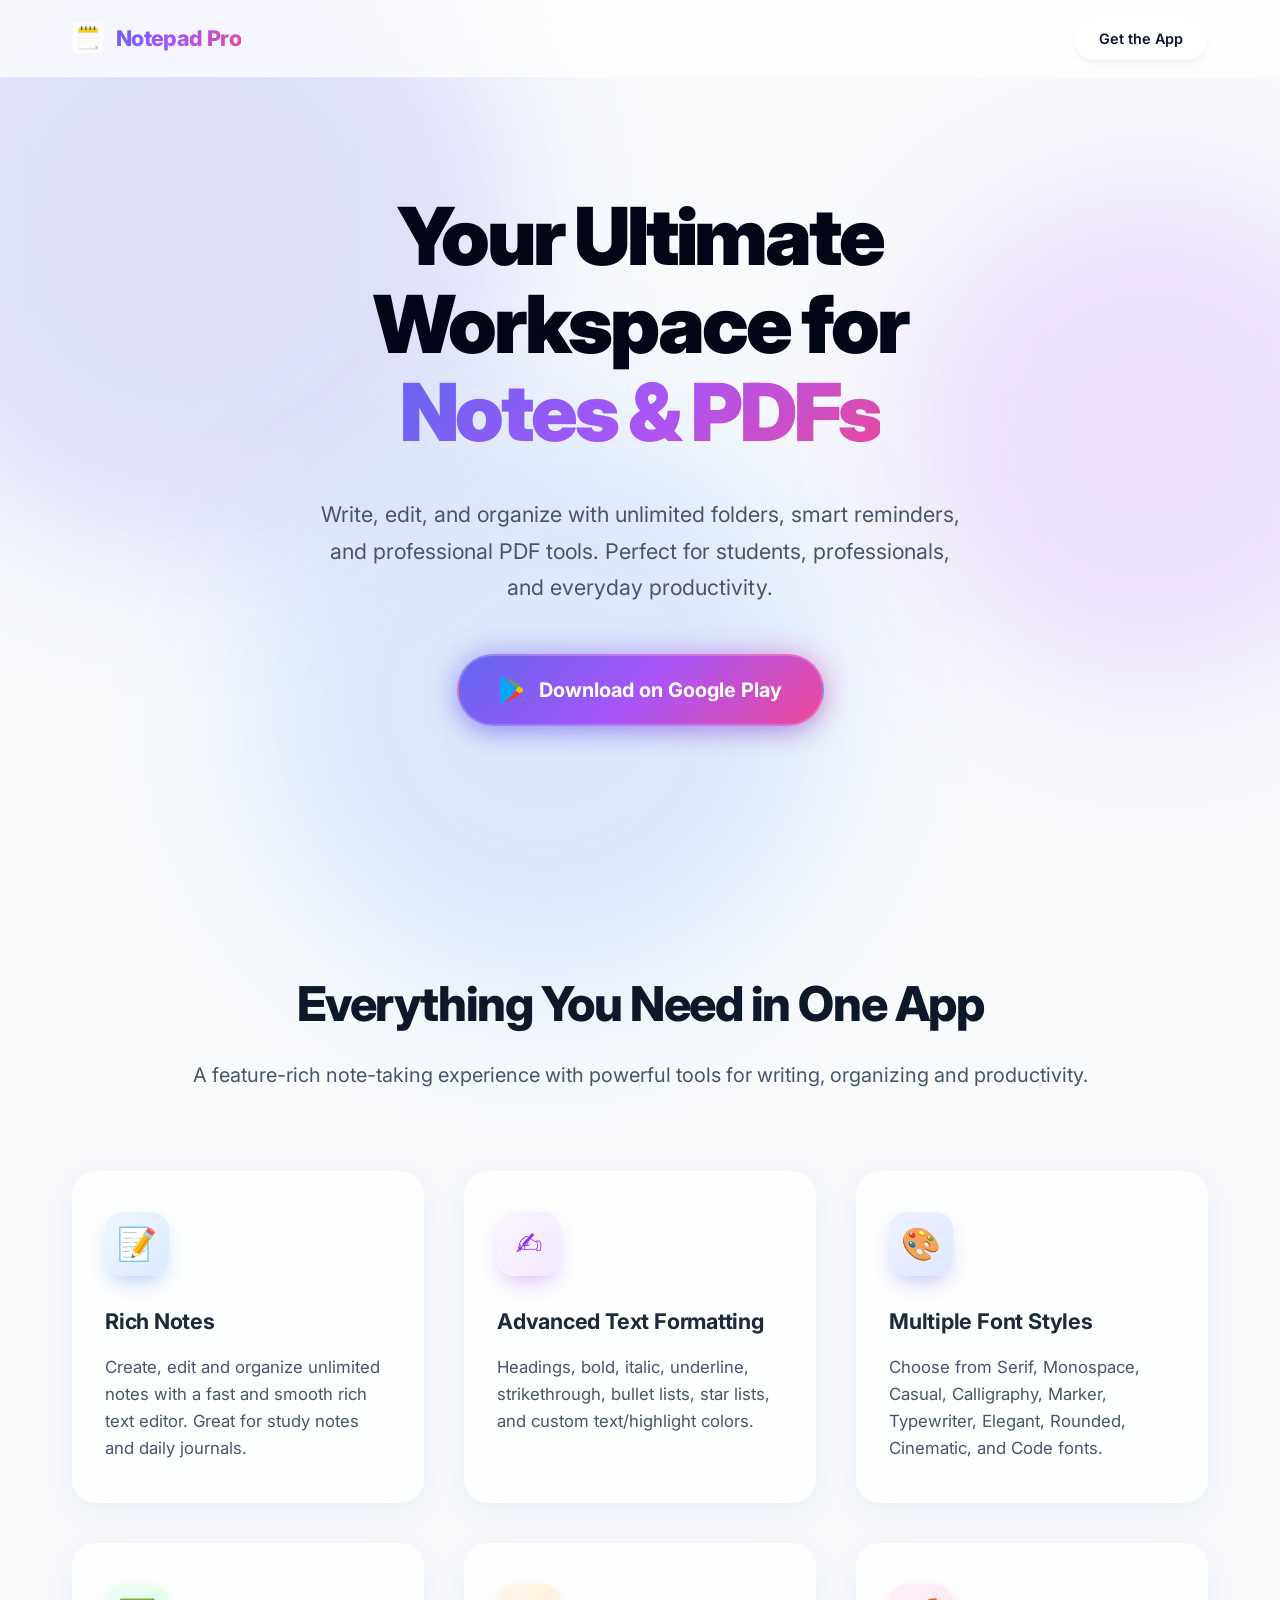
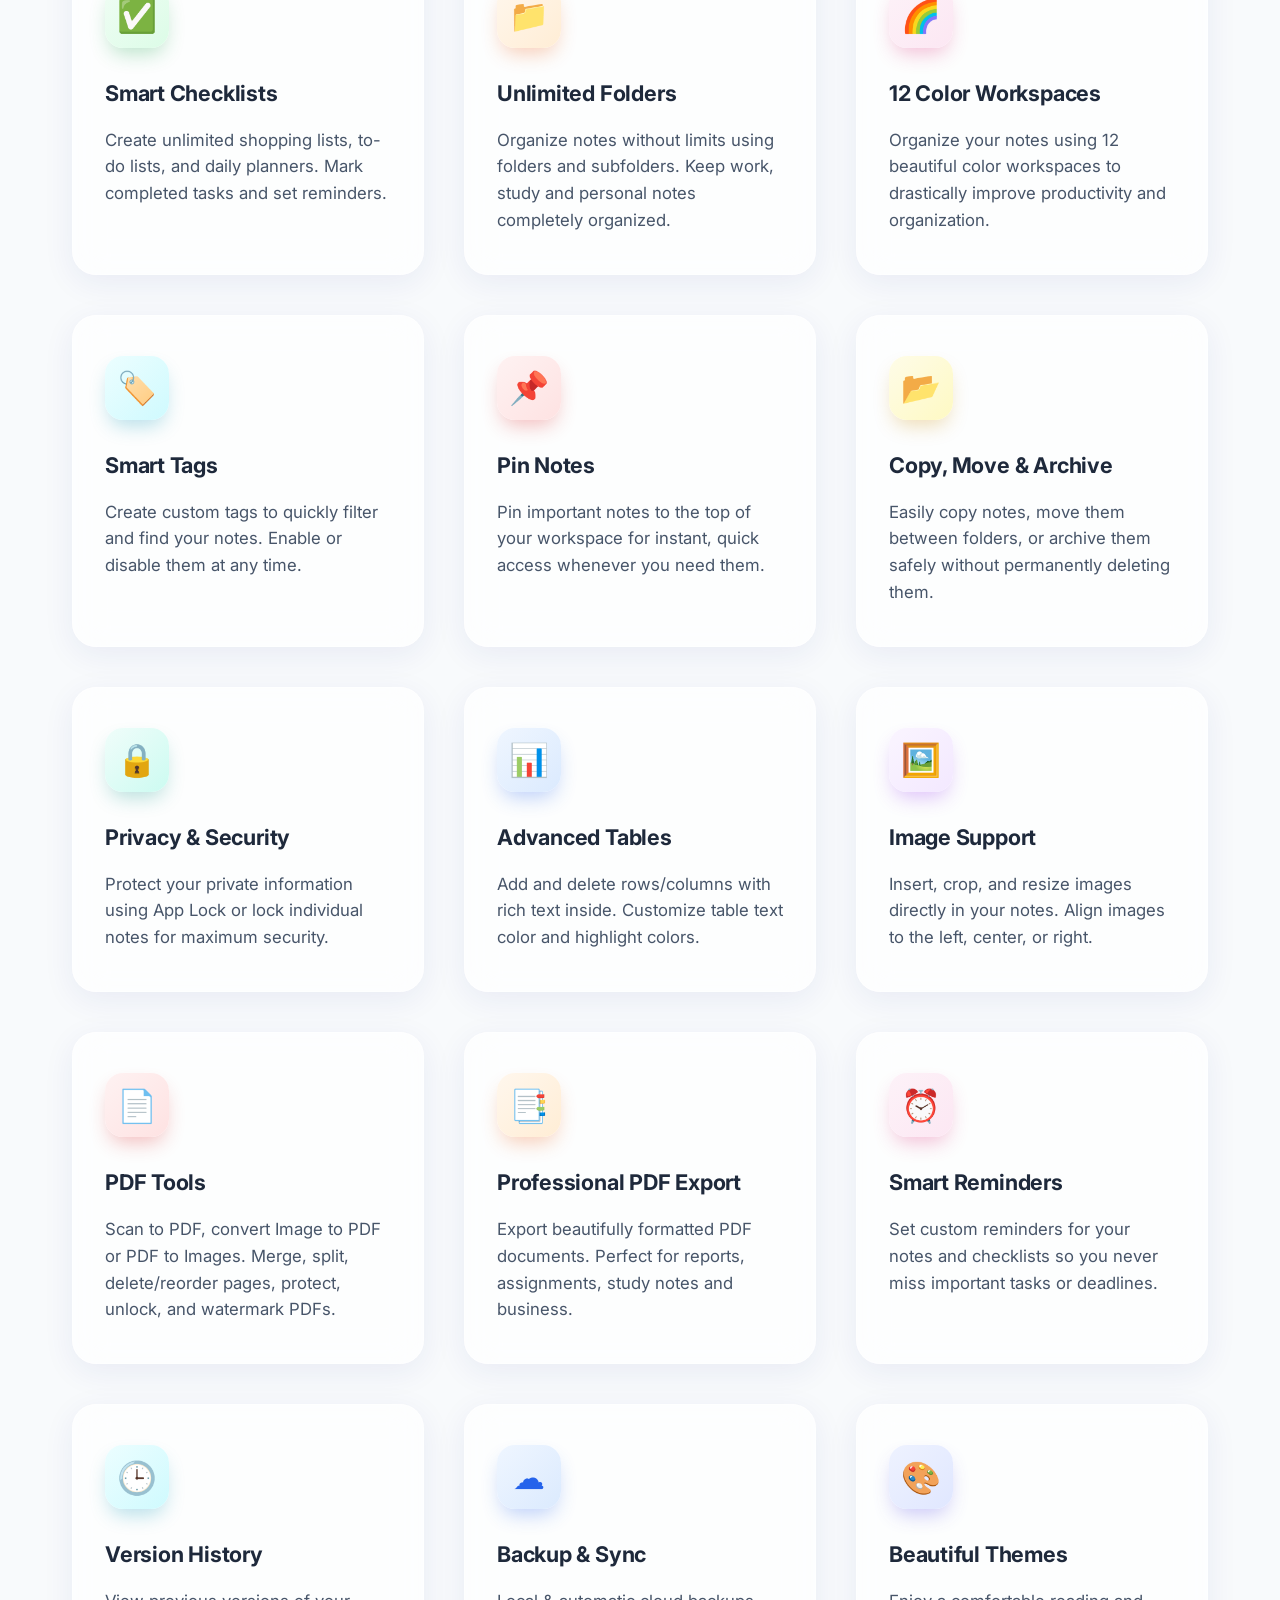
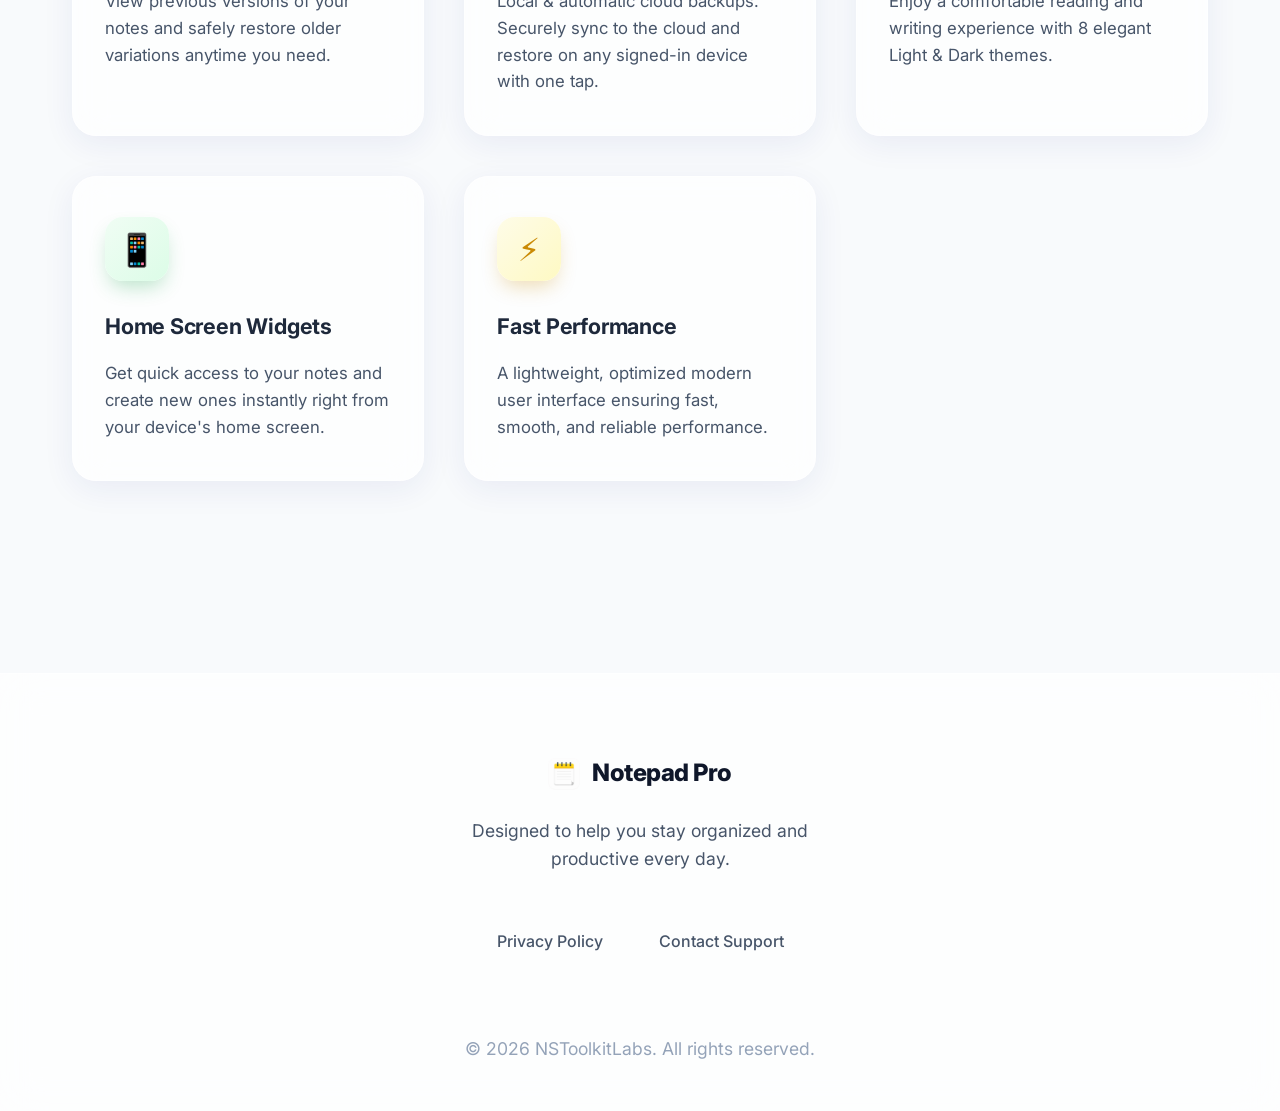
<file: index.html>
<!DOCTYPE html>
<html lang="en">

<head>
    <meta charset="UTF-8">
    <meta name="viewport" content="width=device-width, initial-scale=1.0">
    <title>Notepad Pro - Notes & PDF Tools</title>

    <!-- SEO Meta Tags -->
    <meta name="description"
        content="Notepad Pro is a powerful all-in-one notes app that helps you create notes, checklists, notebooks, documents and professional PDFs.">
    <meta name="keywords"
        content="Notepad Pro, notes app, PDF tools, checklist, planner, journaling, cloud backup, secure notes, productivity">
    <meta name="author" content="NSToolkitLabs">
    <meta name="robots" content="index, follow">

    <!-- Open Graph (for sharing) -->
    <meta property="og:title" content="Notepad Pro - The Ultimate Workspace for Notes & PDFs">
    <meta property="og:description"
        content="Organize your work with rich text editing, unlimited folders, reminders, and professional PDF tools. Download Notepad Pro today.">
    <meta property="og:type" content="website">

    <link href="https://fonts.googleapis.com/css2?family=Inter:wght@300;400;500;600;700&display=swap" rel="stylesheet">
    <link rel="icon" type="image/png" href="Icon.png">
    <link rel="stylesheet" href="styles.css">
</head>

<body>
    <!-- Animated Background -->
    <div class="bg-shape shape-1"></div>
    <div class="bg-shape shape-2"></div>
    <div class="bg-shape shape-3"></div>

    <!-- Navigation -->
    <nav class="navbar">
        <div class="nav-container">
            <div class="logo-container">
                <img src="Icon.png" alt="Notepad Pro Icon" class="nav-logo"
                    style="width: 32px; height: 32px; border-radius: 6px;">
                <span class="nav-title">Notepad Pro</span>
            </div>
            <a href="https://play.google.com/store/apps/details?id=com.nstoolkitlabs.notepadpro" target="_blank"
                class="btn-primary-outline">Get the App</a>
        </div>
    </nav>

    <!-- Hero Section -->
    <header class="hero">
        <div class="hero-content">
            <h1 class="hero-title">Your Ultimate Workspace for <span class="highlight">Notes & PDFs</span></h1>
            <p class="hero-subtitle">Write, edit, and organize with unlimited folders, smart reminders, and professional
                PDF tools. Perfect for students, professionals, and everyday productivity.</p>
            <div class="hero-cta">
                <a href="https://play.google.com/store/apps/details?id=com.nstoolkitlabs.notepadpro" target="_blank"
                    class="btn-primary">
                    <svg class="play-icon" viewBox="0 0 512 512" xmlns="http://www.w3.org/2000/svg">
                        <path fill="#4caf50" d="M325.3 234.3L104.6 13l280.8 161.2-60.1 60.1z" />
                        <path fill="#03a9f4"
                            d="M47 0C34 6.8 25.3 19.2 25.3 35.3v441.3c0 16.1 8.7 28.5 21.7 35.3l256.6-256L47 0z" />
                        <path fill="#ffc107"
                            d="M425.2 225.6l-58.9-34.1-65.7 64.5 65.7 64.5 60.1-34.1c18-14.3 18-46.5-1.2-60.8z" />
                        <path fill="#ff3d00" d="M104.6 499l280.8-161.2-60.1-60.1L104.6 499z" />
                    </svg>
                    Download on Google Play
                </a>
            </div>
        </div>

    </header>

    <!-- Features Grid Section -->
    <section class="features" id="features">
        <div class="section-header">
            <h2>Everything You Need in One App</h2>
            <p>A feature-rich note-taking experience with powerful tools for writing, organizing and productivity.</p>
        </div>
        <div class="features-grid">

            <div class="feature-card">
                <div class="icon-wrapper blue">📝</div>
                <h3>Rich Notes</h3>
                <p>Create, edit and organize unlimited notes with a fast and smooth rich text editor. Great for study
                    notes and daily journals.</p>
            </div>

            <div class="feature-card">
                <div class="icon-wrapper purple">✍️</div>
                <h3>Advanced Text Formatting</h3>
                <p>Headings, bold, italic, underline, strikethrough, bullet lists, star lists, and custom text/highlight
                    colors.</p>
            </div>

            <div class="feature-card">
                <div class="icon-wrapper indigo">🎨</div>
                <h3>Multiple Font Styles</h3>
                <p>Choose from Serif, Monospace, Casual, Calligraphy, Marker, Typewriter, Elegant, Rounded, Cinematic,
                    and Code fonts.</p>
            </div>

            <div class="feature-card">
                <div class="icon-wrapper green">✅</div>
                <h3>Smart Checklists</h3>
                <p>Create unlimited shopping lists, to-do lists, and daily planners. Mark completed tasks and set
                    reminders.</p>
            </div>

            <div class="feature-card">
                <div class="icon-wrapper orange">📁</div>
                <h3>Unlimited Folders</h3>
                <p>Organize notes without limits using folders and subfolders. Keep work, study and personal notes
                    completely organized.</p>
            </div>

            <div class="feature-card">
                <div class="icon-wrapper pink">🌈</div>
                <h3>12 Color Workspaces</h3>
                <p>Organize your notes using 12 beautiful color workspaces to drastically improve productivity and
                    organization.</p>
            </div>

            <div class="feature-card">
                <div class="icon-wrapper cyan">🏷️</div>
                <h3>Smart Tags</h3>
                <p>Create custom tags to quickly filter and find your notes. Enable or disable them at any time.</p>
            </div>

            <div class="feature-card">
                <div class="icon-wrapper red">📌</div>
                <h3>Pin Notes</h3>
                <p>Pin important notes to the top of your workspace for instant, quick access whenever you need them.
                </p>
            </div>

            <div class="feature-card">
                <div class="icon-wrapper yellow">📂</div>
                <h3>Copy, Move & Archive</h3>
                <p>Easily copy notes, move them between folders, or archive them safely without permanently deleting
                    them.</p>
            </div>

            <div class="feature-card">
                <div class="icon-wrapper teal">🔒</div>
                <h3>Privacy & Security</h3>
                <p>Protect your private information using App Lock or lock individual notes for maximum security.</p>
            </div>

            <div class="feature-card">
                <div class="icon-wrapper blue">📊</div>
                <h3>Advanced Tables</h3>
                <p>Add and delete rows/columns with rich text inside. Customize table text color and highlight colors.
                </p>
            </div>

            <div class="feature-card">
                <div class="icon-wrapper purple">🖼️</div>
                <h3>Image Support</h3>
                <p>Insert, crop, and resize images directly in your notes. Align images to the left, center, or right.
                </p>
            </div>

            <div class="feature-card">
                <div class="icon-wrapper red">📄</div>
                <h3>PDF Tools</h3>
                <p>Scan to PDF, convert Image to PDF or PDF to Images. Merge, split, delete/reorder pages, protect,
                    unlock, and watermark PDFs.</p>
            </div>

            <div class="feature-card">
                <div class="icon-wrapper orange">📑</div>
                <h3>Professional PDF Export</h3>
                <p>Export beautifully formatted PDF documents. Perfect for reports, assignments, study notes and
                    business.</p>
            </div>

            <div class="feature-card">
                <div class="icon-wrapper pink">⏰</div>
                <h3>Smart Reminders</h3>
                <p>Set custom reminders for your notes and checklists so you never miss important tasks or deadlines.
                </p>
            </div>

            <div class="feature-card">
                <div class="icon-wrapper cyan">🕒</div>
                <h3>Version History</h3>
                <p>View previous versions of your notes and safely restore older variations anytime you need.</p>
            </div>

            <div class="feature-card">
                <div class="icon-wrapper blue">☁️</div>
                <h3>Backup & Sync</h3>
                <p>Local & automatic cloud backups. Securely sync to the cloud and restore on any signed-in device with
                    one tap.</p>
            </div>

            <div class="feature-card">
                <div class="icon-wrapper indigo">🎨</div>
                <h3>Beautiful Themes</h3>
                <p>Enjoy a comfortable reading and writing experience with 8 elegant Light & Dark themes.</p>
            </div>

            <div class="feature-card">
                <div class="icon-wrapper green">📱</div>
                <h3>Home Screen Widgets</h3>
                <p>Get quick access to your notes and create new ones instantly right from your device's home screen.
                </p>
            </div>

            <div class="feature-card">
                <div class="icon-wrapper yellow">⚡</div>
                <h3>Fast Performance</h3>
                <p>A lightweight, optimized modern user interface ensuring fast, smooth, and reliable performance.</p>
            </div>

        </div>
    </section>

    <!-- Footer -->
    <footer>
        <div class="footer-content">
            <div class="footer-logo">
                <img src="Icon.png" alt="Notepad Pro Icon" class="footer-icon"
                    style="width: 32px; height: 32px; border-radius: 6px;">
                <span>Notepad Pro</span>
            </div>
            <p>Designed to help you stay organized and productive every day.</p>
            <div class="footer-links">
                <a href="https://sites.google.com/view/notepad-pro-privacy-policy/home" target="_blank">Privacy
                    Policy</a>
                <a href="mailto:nstoolkitlabs.support@gmail.com">Contact Support</a>
            </div>
            <p class="copyright">© 2026 NSToolkitLabs. All rights reserved.</p>
        </div>
    </footer>

    <script src="script.js"></script>
</body>

</html>
</file>
<file: styles.css>
/* 
    Stunning SaaS Light Theme for Notepad Pro
*/

:root {
    /* Colors - Light Theme */
    --bg-primary: #f8fafc;
    --bg-secondary: #ffffff;
    
    --text-primary: #0f172a;
    --text-secondary: #475569;
    --text-muted: #94a3b8;
    
    --accent-primary: #4f46e5; /* Indigo */
    --accent-primary-hover: #4338ca;
    
    /* Gradients */
    --accent-gradient: linear-gradient(135deg, #6366f1 0%, #a855f7 50%, #ec4899 100%);
    
    /* Glassmorphism */
    --glass-bg: rgba(255, 255, 255, 0.7);
    --glass-border: rgba(255, 255, 255, 0.5);
    --glass-shadow: 0 8px 32px 0 rgba(31, 38, 135, 0.07);
    
    /* Typography */
    --font-sans: 'Inter', system-ui, -apple-system, sans-serif;
    
    /* Layout */
    --max-width: 1200px;
}

* {
    margin: 0;
    padding: 0;
    box-sizing: border-box;
}

body {
    background-color: var(--bg-primary);
    color: var(--text-primary);
    font-family: var(--font-sans);
    line-height: 1.6;
    min-height: 100vh;
    overflow-x: hidden;
    position: relative;
}

a {
    text-decoration: none;
    color: inherit;
}

/* =========================================
   Animated Background Shapes
========================================= */
.bg-shape {
    position: fixed;
    border-radius: 50%;
    filter: blur(80px);
    z-index: -1;
    opacity: 0.6;
    animation: float 20s infinite alternate;
}

.shape-1 {
    top: -10%;
    left: -10%;
    width: 50vw;
    height: 50vw;
    background: rgba(99, 102, 241, 0.3);
    animation-delay: 0s;
}

.shape-2 {
    top: 20%;
    right: -10%;
    width: 40vw;
    height: 40vw;
    background: rgba(168, 85, 247, 0.25);
    animation-delay: -5s;
}

.shape-3 {
    bottom: -10%;
    left: 20%;
    width: 45vw;
    height: 45vw;
    background: rgba(59, 130, 246, 0.25);
    animation-delay: -10s;
}

@keyframes float {
    0% { transform: translate(0, 0) rotate(0deg); }
    100% { transform: translate(5%, 10%) rotate(10deg); }
}

/* =========================================
   Navigation
========================================= */
.navbar {
    position: fixed;
    top: 0;
    width: 100%;
    padding: 1rem 0;
    background: var(--glass-bg);
    backdrop-filter: blur(20px);
    -webkit-backdrop-filter: blur(20px);
    border-bottom: 1px solid var(--glass-border);
    z-index: 1000;
    transition: all 0.3s ease;
}

.nav-container {
    max-width: var(--max-width);
    margin: 0 auto;
    padding: 0 2rem;
    display: flex;
    justify-content: space-between;
    align-items: center;
}

.logo-container {
    display: flex;
    align-items: center;
    gap: 0.75rem;
}

.nav-title {
    font-size: 1.35rem;
    font-weight: 800;
    letter-spacing: -0.03em;
    background: var(--accent-gradient);
    -webkit-background-clip: text;
    -webkit-text-fill-color: transparent;
}

.btn-primary-outline {
    background: rgba(255, 255, 255, 0.5);
    border: 1px solid var(--glass-border);
    padding: 0.6rem 1.5rem;
    border-radius: 999px;
    font-size: 0.9rem;
    font-weight: 600;
    color: var(--text-primary);
    backdrop-filter: blur(10px);
    box-shadow: 0 4px 6px -1px rgba(0, 0, 0, 0.05);
    transition: all 0.3s cubic-bezier(0.4, 0, 0.2, 1);
}

.btn-primary-outline:hover {
    background: #ffffff;
    transform: translateY(-2px);
    box-shadow: 0 10px 15px -3px rgba(0, 0, 0, 0.1);
}

/* =========================================
   Hero Section
========================================= */
.hero {
    padding: 12rem 2rem 6rem;
    max-width: var(--max-width);
    margin: 0 auto;
    text-align: center;
    display: flex;
    flex-direction: column;
    align-items: center;
    position: relative;
}

.hero-content {
    max-width: 850px;
    margin-bottom: 3rem;
    animation: fadeUp 1s cubic-bezier(0.16, 1, 0.3, 1) forwards;
}

.hero-title {
    font-size: 5rem;
    font-weight: 900;
    line-height: 1.1;
    letter-spacing: -0.04em;
    margin-bottom: 1.5rem;
    color: #020617;
}

.hero-title .highlight {
    background: var(--accent-gradient);
    -webkit-background-clip: text;
    -webkit-text-fill-color: transparent;
    display: inline-block;
    padding-bottom: 0.2em; /* prevents clipping of descenders */
}

.hero-subtitle {
    font-size: 1.35rem;
    color: var(--text-secondary);
    margin-bottom: 3rem;
    max-width: 650px;
    margin-left: auto;
    margin-right: auto;
    line-height: 1.7;
}

.hero-cta {
    display: inline-block;
    position: relative;
}

/* Pulse animation for the button container */
.hero-cta::before {
    content: '';
    position: absolute;
    top: 0; left: 0; right: 0; bottom: 0;
    border-radius: 999px;
    background: var(--accent-gradient);
    opacity: 0.5;
    filter: blur(15px);
    z-index: -1;
    animation: pulse 3s infinite;
}

@keyframes pulse {
    0% { transform: scale(0.95); opacity: 0.5; }
    50% { transform: scale(1.05); opacity: 0.8; }
    100% { transform: scale(0.95); opacity: 0.5; }
}

.btn-primary {
    display: inline-flex;
    align-items: center;
    gap: 0.75rem;
    background: var(--accent-gradient);
    color: white;
    padding: 1.125rem 2.5rem;
    border-radius: 999px;
    font-size: 1.25rem;
    font-weight: 700;
    box-shadow: 0 10px 25px -5px rgba(99, 102, 241, 0.4);
    transition: all 0.3s cubic-bezier(0.4, 0, 0.2, 1);
    border: 2px solid rgba(255,255,255,0.2);
}

.btn-primary:hover {
    transform: translateY(-3px) scale(1.02);
    box-shadow: 0 20px 35px -10px rgba(99, 102, 241, 0.6);
}

.play-icon {
    width: 28px;
    height: 28px;
}

/* =========================================
   Features Section
========================================= */
.features {
    padding: 6rem 2rem;
    max-width: var(--max-width);
    margin: 0 auto;
    position: relative;
    z-index: 10;
}

.section-header {
    text-align: center;
    margin-bottom: 5rem;
}

.section-header h2 {
    font-size: 3rem;
    font-weight: 800;
    margin-bottom: 1rem;
    letter-spacing: -0.03em;
}

.section-header p {
    font-size: 1.25rem;
    color: var(--text-secondary);
}

.features-grid {
    display: grid;
    grid-template-columns: repeat(auto-fit, minmax(300px, 1fr));
    gap: 2.5rem;
}

/* Glassmorphism Feature Cards */
.feature-card {
    background: var(--glass-bg);
    border: 1px solid var(--glass-border);
    backdrop-filter: blur(16px);
    -webkit-backdrop-filter: blur(16px);
    padding: 2.5rem 2rem;
    border-radius: 24px;
    box-shadow: var(--glass-shadow);
    transition: all 0.4s cubic-bezier(0.16, 1, 0.3, 1);
    position: relative;
    overflow: hidden;
}

/* Subtle glow effect on hover */
.feature-card::before {
    content: '';
    position: absolute;
    top: 0; left: 0;
    width: 100%; height: 100%;
    background: linear-gradient(135deg, rgba(255,255,255,0.5) 0%, rgba(255,255,255,0) 100%);
    opacity: 0;
    transition: opacity 0.4s ease;
    z-index: 1;
    pointer-events: none;
}

.feature-card:hover {
    transform: translateY(-10px) scale(1.02);
    box-shadow: 0 30px 60px -12px rgba(50, 50, 93, 0.15), 0 18px 36px -18px rgba(0, 0, 0, 0.1);
    border-color: rgba(255, 255, 255, 0.8);
}

.feature-card:hover::before {
    opacity: 1;
}

.feature-card > * {
    position: relative;
    z-index: 2;
}

.icon-wrapper {
    width: 64px;
    height: 64px;
    border-radius: 18px;
    display: flex;
    align-items: center;
    justify-content: center;
    margin-bottom: 1.75rem;
    font-size: 2rem;
    background: #ffffff;
    box-shadow: 0 10px 25px -5px rgba(0, 0, 0, 0.1);
    transition: transform 0.3s ease;
}

.feature-card:hover .icon-wrapper {
    transform: scale(1.1) rotate(-5deg);
}

/* Eye-catching Icon Shadows & Colors */
.blue { background: linear-gradient(135deg, #eff6ff, #dbeafe); color: #2563eb; box-shadow: 0 10px 20px -5px rgba(37, 99, 235, 0.3); }
.purple { background: linear-gradient(135deg, #faf5ff, #f3e8ff); color: #9333ea; box-shadow: 0 10px 20px -5px rgba(147, 51, 234, 0.3); }
.green { background: linear-gradient(135deg, #f0fdf4, #dcfce7); color: #16a34a; box-shadow: 0 10px 20px -5px rgba(22, 163, 74, 0.3); }
.orange { background: linear-gradient(135deg, #fff7ed, #ffedd5); color: #ea580c; box-shadow: 0 10px 20px -5px rgba(234, 88, 12, 0.3); }
.pink { background: linear-gradient(135deg, #fdf2f8, #fce7f3); color: #db2777; box-shadow: 0 10px 20px -5px rgba(219, 39, 119, 0.3); }
.cyan { background: linear-gradient(135deg, #ecfeff, #cffafe); color: #0891b2; box-shadow: 0 10px 20px -5px rgba(8, 145, 178, 0.3); }
.red { background: linear-gradient(135deg, #fef2f2, #fee2e2); color: #dc2626; box-shadow: 0 10px 20px -5px rgba(220, 38, 38, 0.3); }
.yellow { background: linear-gradient(135deg, #fefce8, #fef9c3); color: #ca8a04; box-shadow: 0 10px 20px -5px rgba(202, 138, 4, 0.3); }
.indigo { background: linear-gradient(135deg, #eef2ff, #e0e7ff); color: #4f46e5; box-shadow: 0 10px 20px -5px rgba(79, 70, 229, 0.3); }
.teal { background: linear-gradient(135deg, #f0fdfa, #ccfbf1); color: #0d9488; box-shadow: 0 10px 20px -5px rgba(13, 148, 136, 0.3); }


.feature-card h3 {
    font-size: 1.35rem;
    font-weight: 700;
    margin-bottom: 1rem;
    color: #1e293b;
    letter-spacing: -0.01em;
}

.feature-card p {
    color: var(--text-secondary);
    font-size: 1.05rem;
    line-height: 1.6;
}

/* =========================================
   Footer
========================================= */
footer {
    margin-top: 6rem;
    padding: 5rem 2rem 3rem;
    background: var(--glass-bg);
    backdrop-filter: blur(20px);
    -webkit-backdrop-filter: blur(20px);
    border-top: 1px solid var(--glass-border);
    position: relative;
    z-index: 10;
}

.footer-content {
    max-width: var(--max-width);
    margin: 0 auto;
    text-align: center;
    display: flex;
    flex-direction: column;
    align-items: center;
    gap: 1.5rem;
}

.footer-logo {
    display: flex;
    align-items: center;
    gap: 0.75rem;
    font-size: 1.5rem;
    font-weight: 800;
    letter-spacing: -0.02em;
}

.footer-content p {
    color: var(--text-secondary);
    max-width: 400px;
    font-size: 1.1rem;
}

.footer-links {
    display: flex;
    gap: 2.5rem;
    margin-top: 1.5rem;
}

.footer-links a {
    color: var(--text-secondary);
    font-size: 1rem;
    font-weight: 500;
    transition: all 0.2s ease;
    padding: 0.5rem;
}

.footer-links a:hover {
    color: var(--accent-primary);
    transform: translateY(-2px);
}

.copyright {
    margin-top: 3rem;
    font-size: 0.9rem;
    color: var(--text-muted) !important;
}

/* =========================================
   Animations & Responsive
========================================= */
@keyframes fadeUp {
    from { opacity: 0; transform: translateY(40px); }
    to { opacity: 1; transform: translateY(0); }
}

@media (max-width: 768px) {
    .hero {
        padding: 9rem 1.5rem 4rem;
    }
    .hero-title {
        font-size: 3rem;
    }
    .hero-subtitle {
        font-size: 1.15rem;
    }
    .features-grid {
        grid-template-columns: 1fr;
    }
    .footer-links {
        flex-direction: column;
        gap: 1rem;
    }
}
</file>
